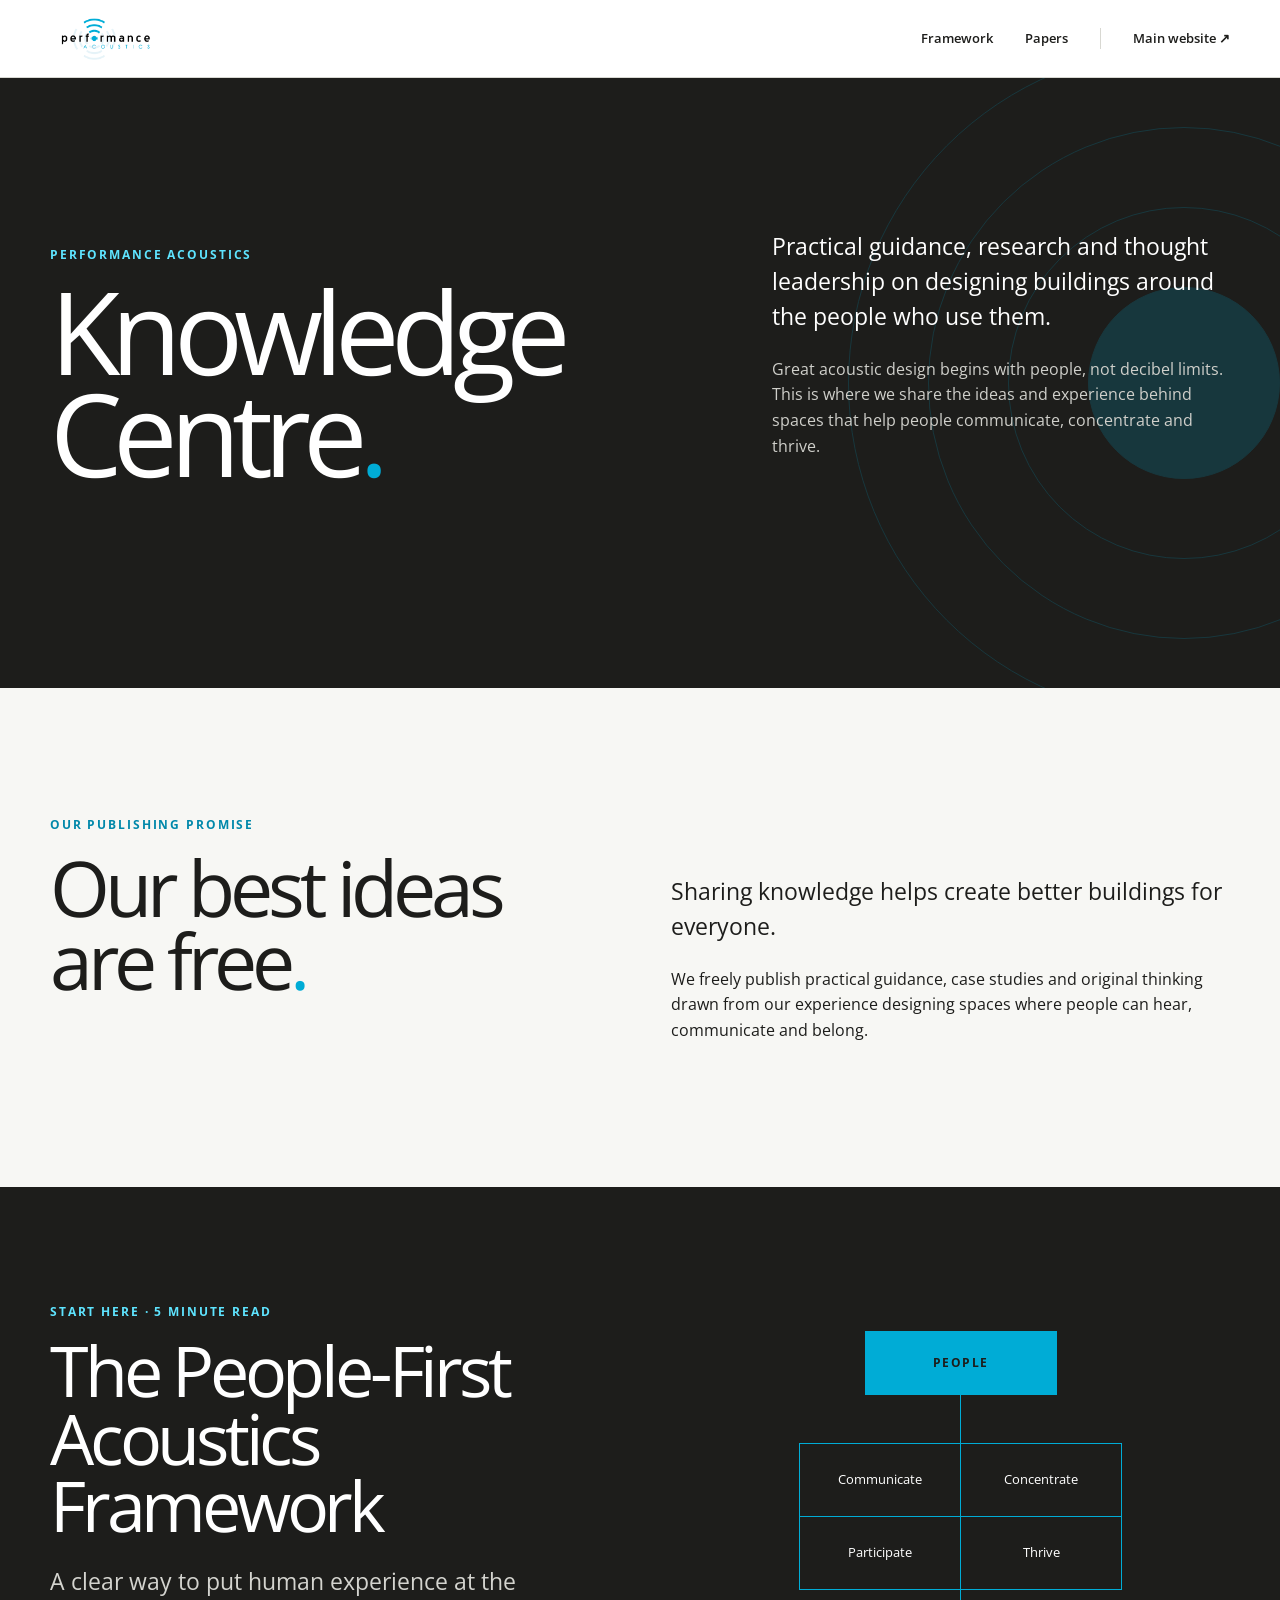
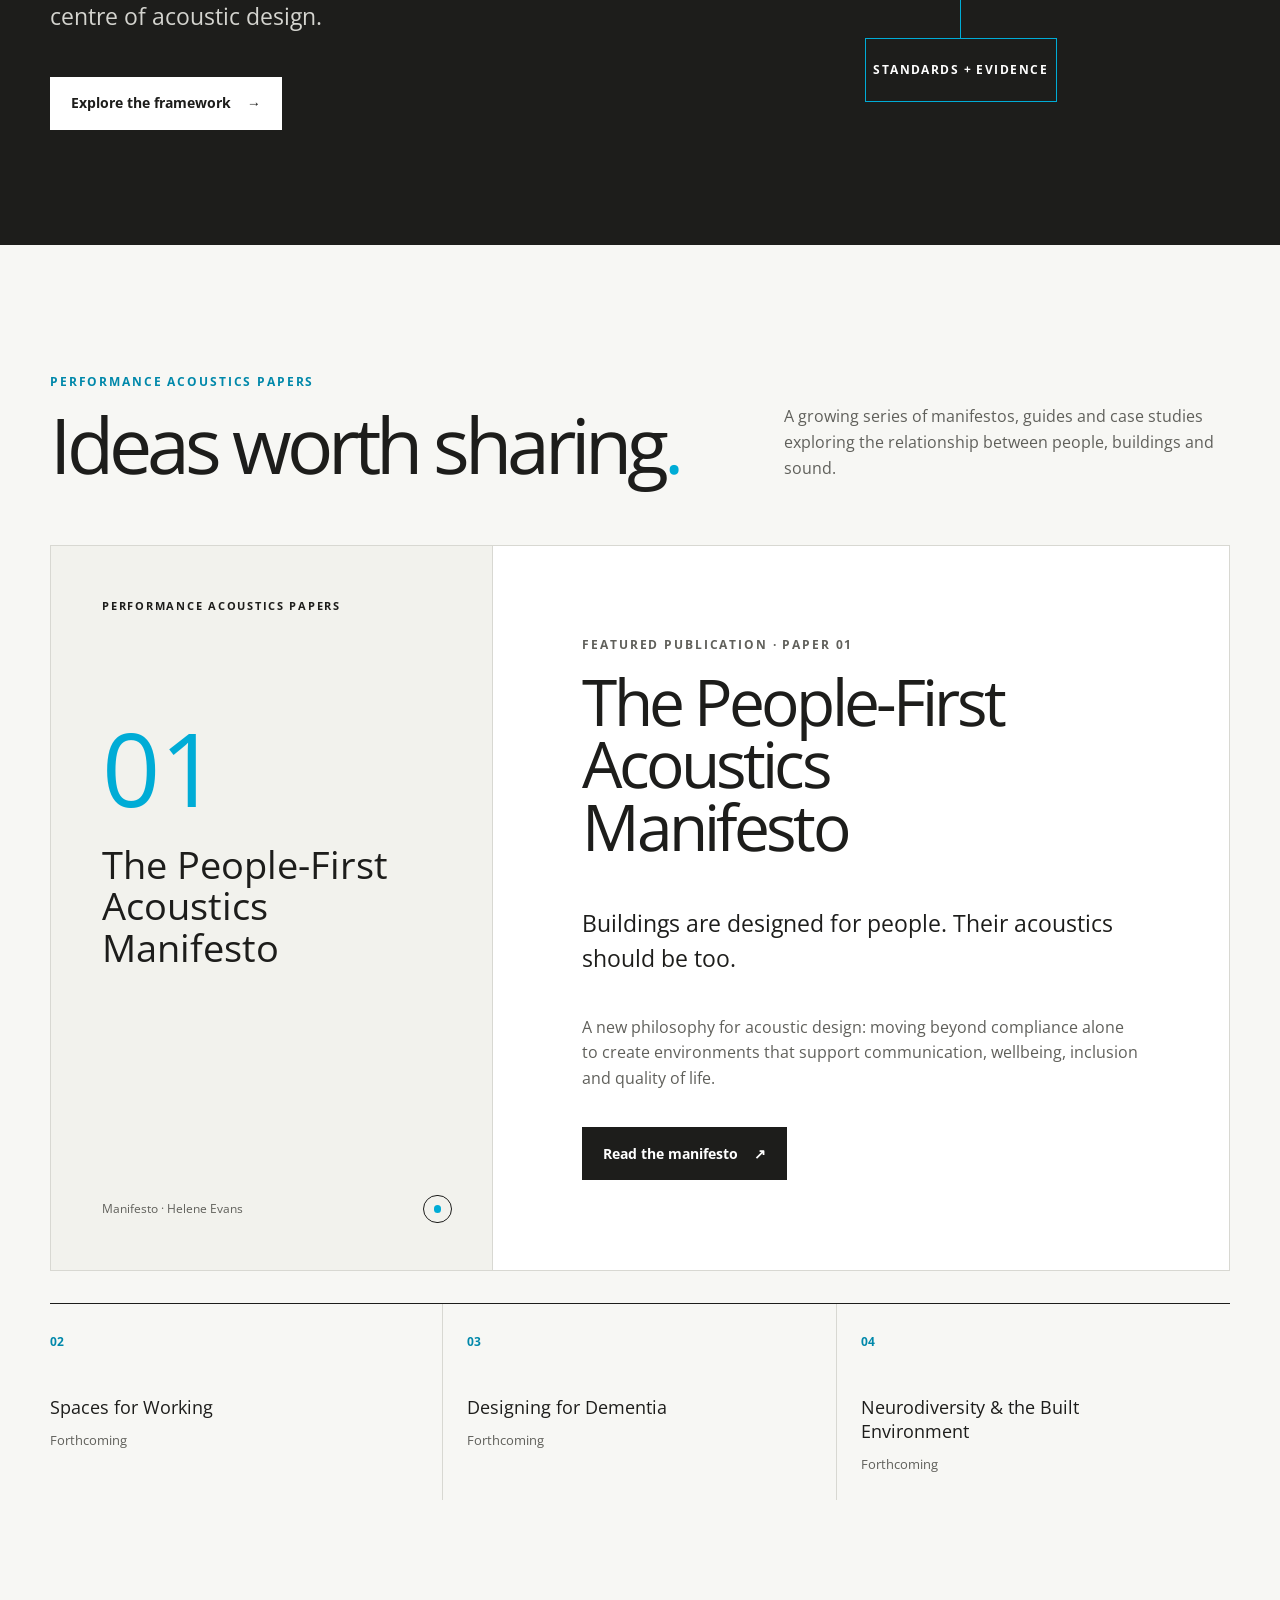
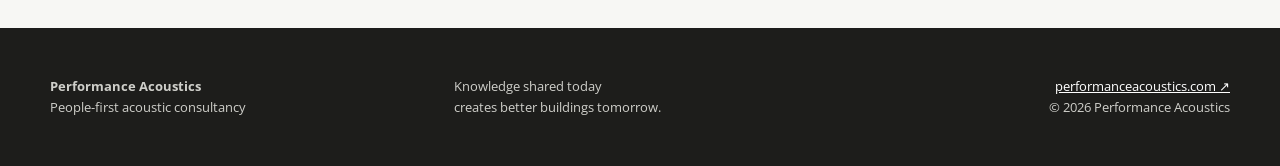
<file: index.html>
<!doctype html>
<html lang="en-GB">
<head>
  <meta charset="utf-8">
  <meta name="viewport" content="width=device-width, initial-scale=1">
  <meta name="description" content="The Performance Acoustics Knowledge Centre: people-first acoustic thinking, publications and practical guidance.">
  <meta name="theme-color" content="#1d1d1b">
  <title>Knowledge Centre | Performance Acoustics</title>
  <link rel="preconnect" href="https://fonts.googleapis.com">
  <link rel="preconnect" href="https://fonts.gstatic.com" crossorigin>
  <link href="https://fonts.googleapis.com/css2?family=Open+Sans:wght@400;500;600;700&display=swap" rel="stylesheet">
  <link rel="stylesheet" href="styles.css">
</head>
<body>
  <a class="skip-link" href="#main">Skip to content</a>
  <header class="site-header">
    <a class="brand" href="/" aria-label="Performance Acoustics Knowledge Centre home">
      <img src="assets/performance-acoustics-logo.png?v=2" alt="Performance Acoustics">
    </a>
    <nav aria-label="Primary navigation">
      <a href="framework/">Framework</a>
      <a href="#papers">Papers</a>
      <a class="external-link" href="https://performanceacoustics.com">Main website <span aria-hidden="true">↗</span></a>
    </nav>
  </header>

  <main id="main">
    <section class="home-hero">
      <div class="hero-grid">
        <div>
          <p class="kicker">Performance Acoustics</p>
          <h1>Knowledge<br>Centre<span class="accent-dot">.</span></h1>
        </div>
        <div class="hero-intro">
          <p class="lead">Practical guidance, research and thought leadership on designing buildings around the people who use them.</p>
          <p>Great acoustic design begins with people, not decibel limits. This is where we share the ideas and experience behind spaces that help people communicate, concentrate and thrive.</p>
        </div>
      </div>
      <div class="sound-rings" aria-hidden="true"><i></i><i></i><i></i><i></i></div>
    </section>

    <section class="statement-section wrap">
      <p class="section-label">Our publishing promise</p>
      <div class="statement-grid">
        <h2>Our best ideas<br>are free<span class="accent-dot">.</span></h2>
        <div>
          <p class="lead">Sharing knowledge helps create better buildings for everyone.</p>
          <p>We freely publish practical guidance, case studies and original thinking drawn from our experience designing spaces where people can hear, communicate and belong.</p>
        </div>
      </div>
    </section>

    <section class="framework-promo section-dark" aria-labelledby="start-title">
      <div class="wrap framework-promo-grid">
        <div>
          <p class="section-label section-label-light">Start here · 5 minute read</p>
          <h2 id="start-title">The People-First<br>Acoustics Framework</h2>
          <p class="lead">A clear way to put human experience at the centre of acoustic design.</p>
          <a class="button button-light" href="framework/">Explore the framework <span aria-hidden="true">→</span></a>
        </div>
        <div class="mini-framework" aria-hidden="true">
          <span class="mini-person">People</span>
          <div class="mini-line"></div>
          <div class="mini-outcomes"><span>Communicate</span><span>Concentrate</span><span>Participate</span><span>Thrive</span></div>
          <div class="mini-line"></div>
          <span class="mini-evidence">Standards + evidence</span>
        </div>
      </div>
    </section>

    <section class="papers-section wrap" id="papers" aria-labelledby="papers-title">
      <div class="section-heading-row">
        <div>
          <p class="section-label">Performance Acoustics Papers</p>
          <h2 id="papers-title">Ideas worth sharing<span class="accent-dot">.</span></h2>
        </div>
        <p>A growing series of manifestos, guides and case studies exploring the relationship between people, buildings and sound.</p>
      </div>

      <article class="paper-card">
        <div class="paper-cover" aria-hidden="true">
          <div class="paper-series">Performance Acoustics Papers</div>
          <div class="paper-number">01</div>
          <div class="paper-cover-title">The People-First<br>Acoustics Manifesto</div>
          <div class="paper-cover-meta">Manifesto · Helene Evans</div>
          <div class="publisher-mark"><i></i></div>
        </div>
        <div class="paper-copy">
          <p class="section-label">Featured publication · Paper 01</p>
          <h3>The People-First Acoustics Manifesto</h3>
          <p class="lead">Buildings are designed for people. Their acoustics should be too.</p>
          <p>A new philosophy for acoustic design: moving beyond compliance alone to create environments that support communication, wellbeing, inclusion and quality of life.</p>
          <a class="button" href="The-People-First-Acoustics-Manifesto.pdf">Read the manifesto <span aria-hidden="true">↗</span></a>
        </div>
      </article>

      <div class="coming-row" aria-label="Forthcoming papers">
        <article><span>02</span><p>Spaces for Working</p><small>Forthcoming</small></article>
        <article><span>03</span><p>Designing for Dementia</p><small>Forthcoming</small></article>
        <article><span>04</span><p>Neurodiversity &amp; the Built Environment</p><small>Forthcoming</small></article>
      </div>
    </section>
  </main>

  <footer class="site-footer">
    <div class="wrap footer-grid">
      <p><strong>Performance Acoustics</strong><br>People-first acoustic consultancy</p>
      <p>Knowledge shared today<br>creates better buildings tomorrow.</p>
      <p><a href="https://performanceacoustics.com">performanceacoustics.com ↗</a><br>© <span id="year">2026</span> Performance Acoustics</p>
    </div>
  </footer>
  <script>document.getElementById('year').textContent = new Date().getFullYear();</script>
</body>
</html>
</file>
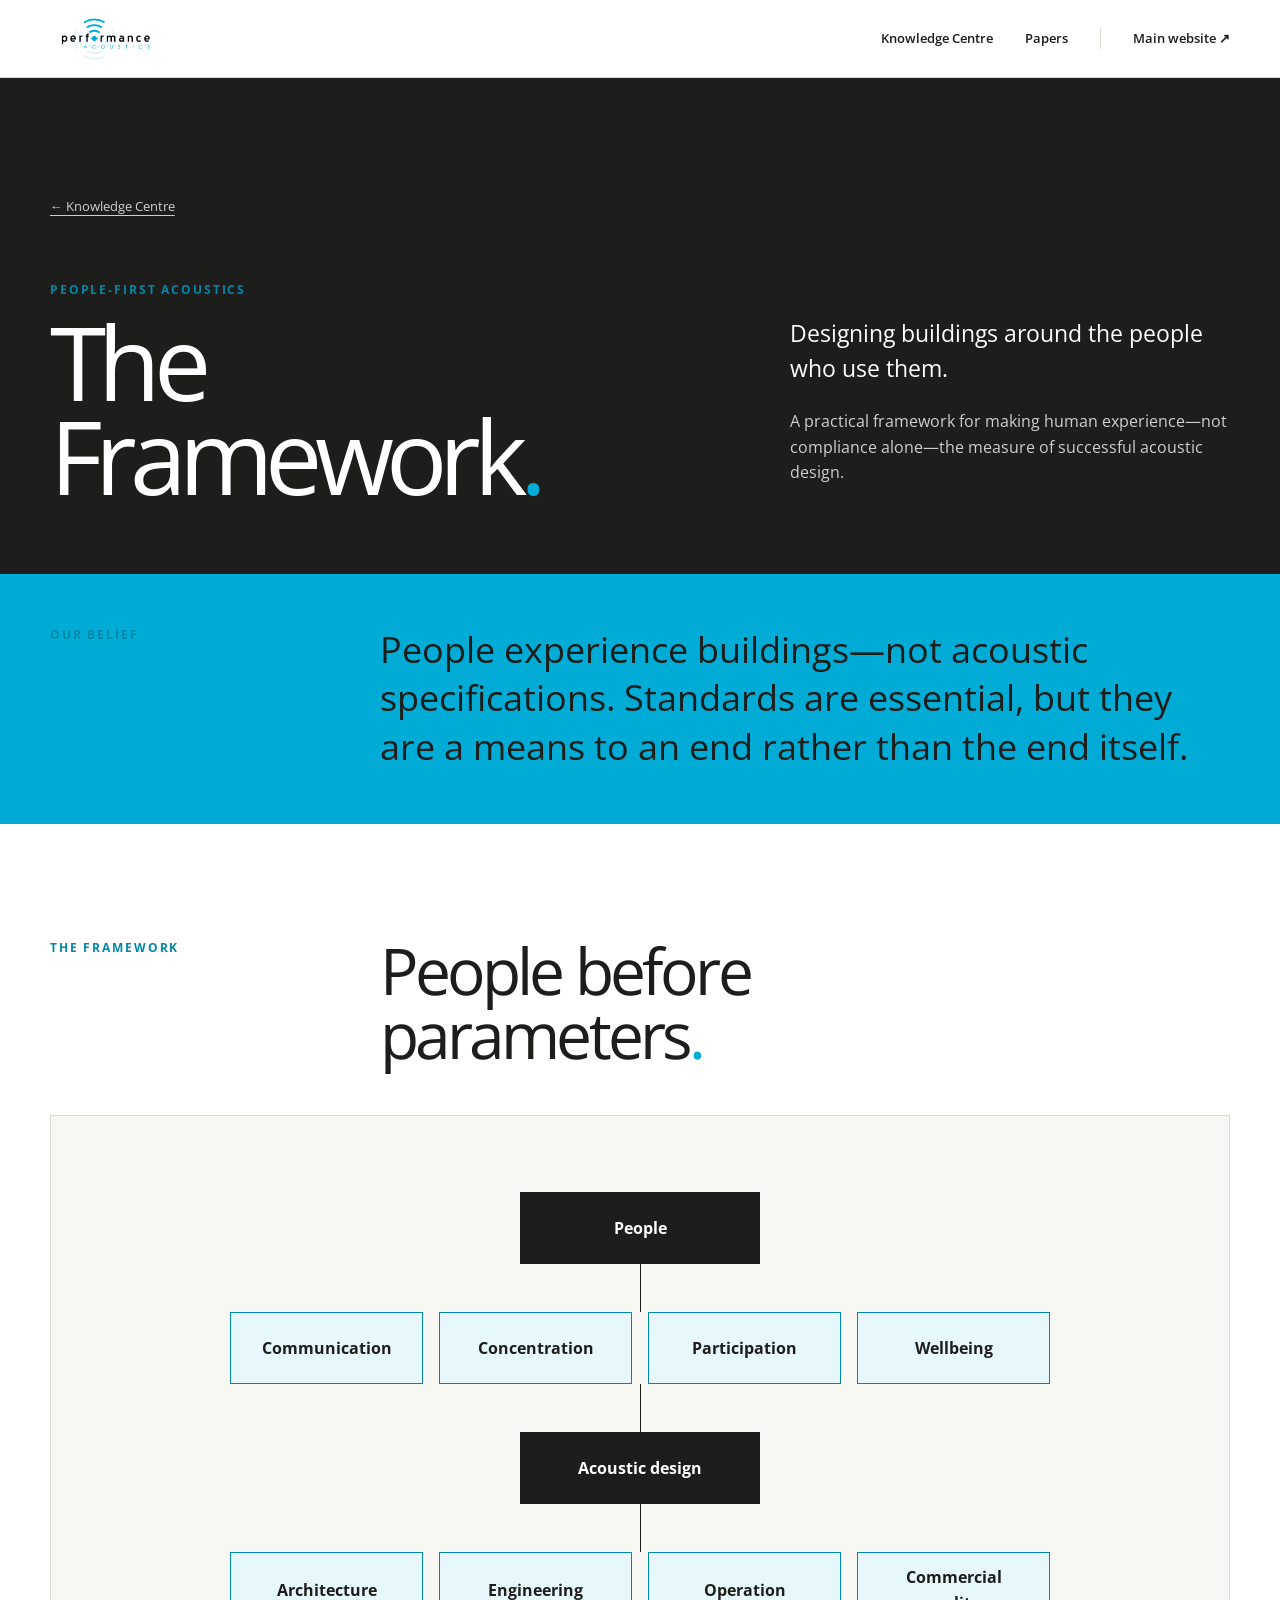
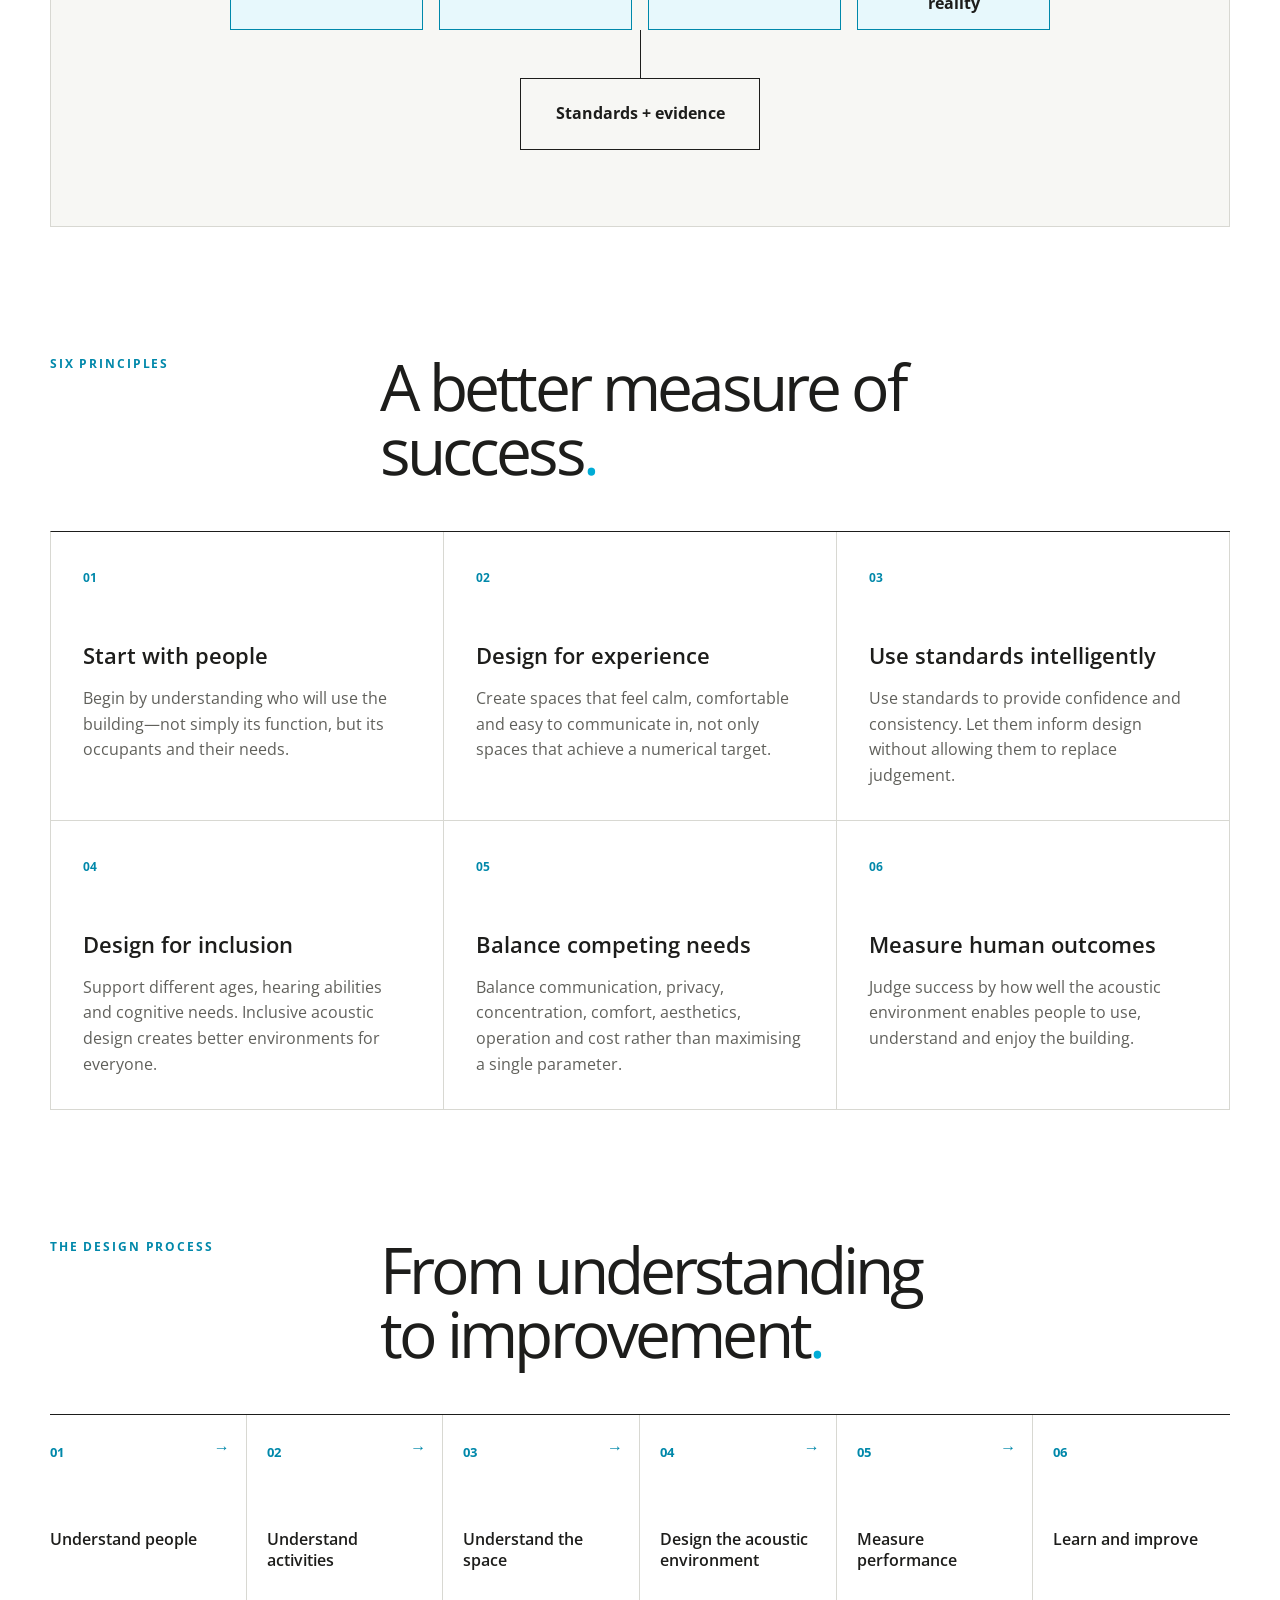
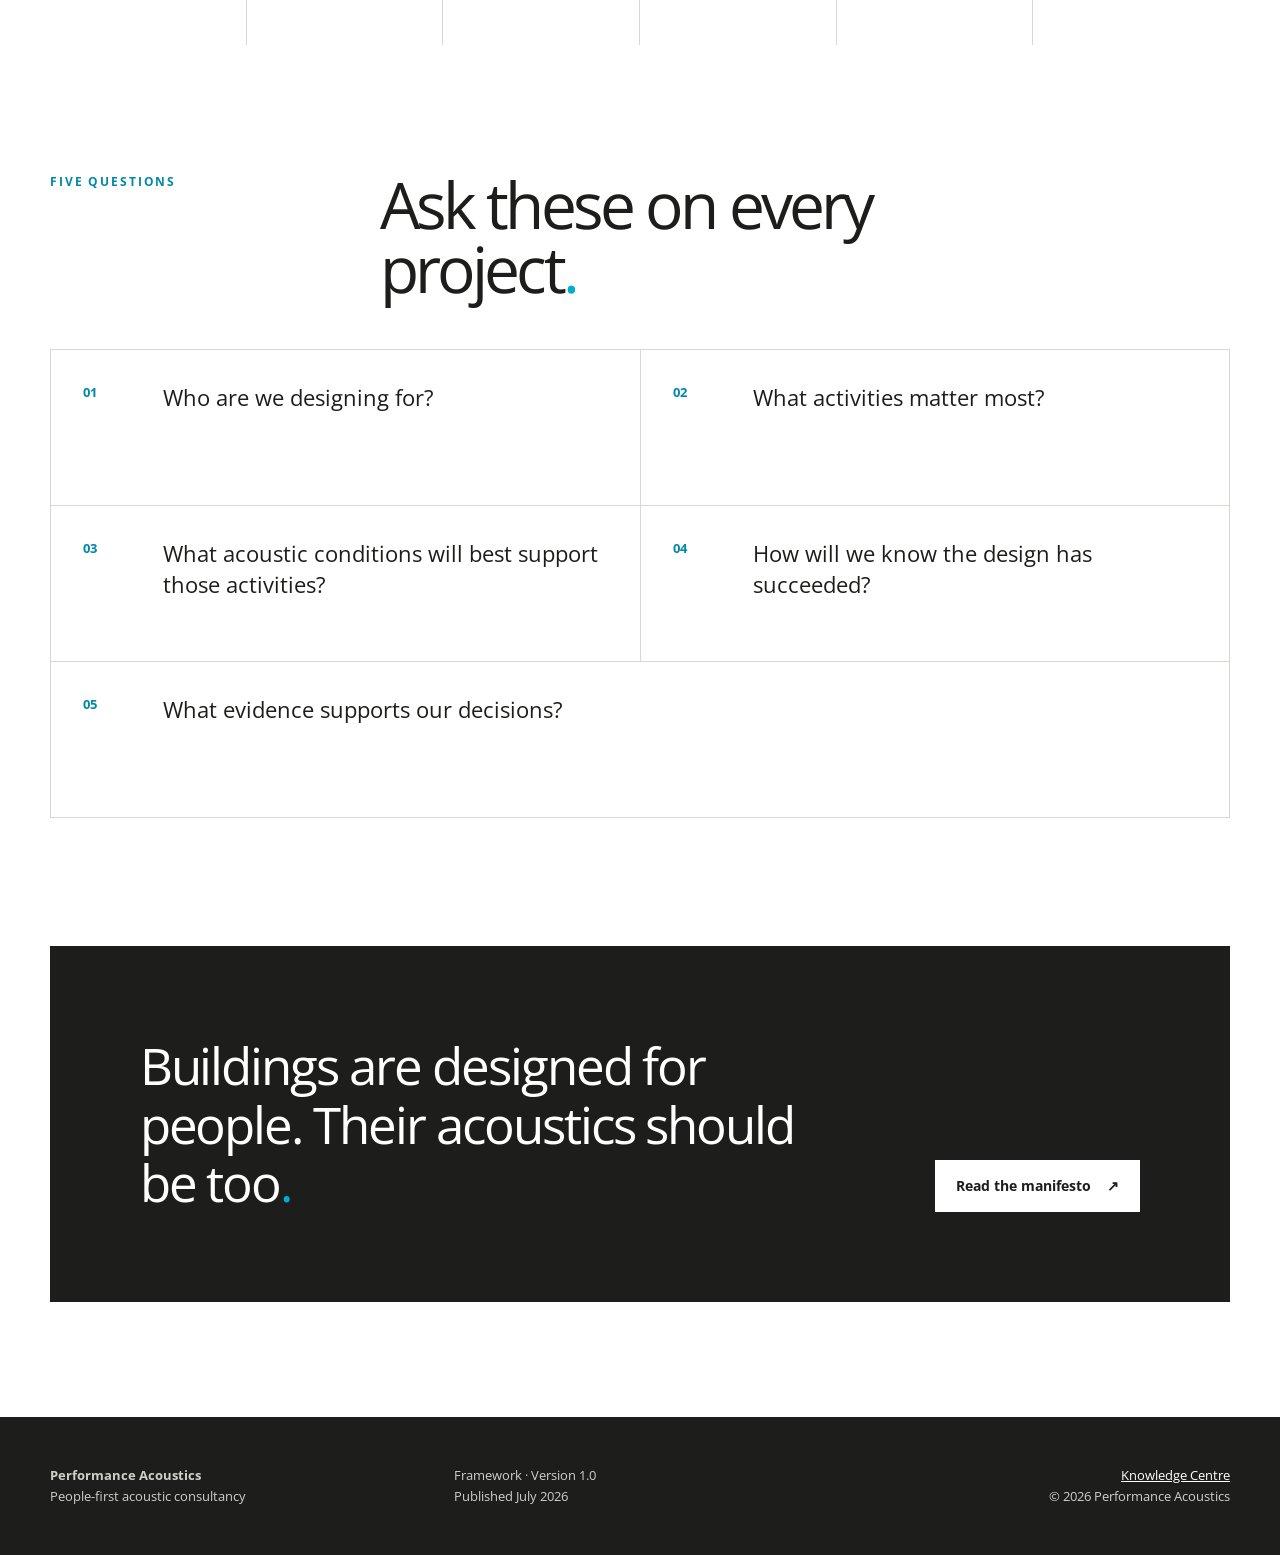
<file: framework/index.html>
<!doctype html>
<html lang="en-GB">
<head>
  <meta charset="utf-8">
  <meta name="viewport" content="width=device-width, initial-scale=1">
  <meta name="description" content="The People-First Acoustics Framework: a practical approach to designing acoustic environments around the people who use them.">
  <meta name="theme-color" content="#1d1d1b">
  <title>The People-First Acoustics Framework | Performance Acoustics</title>
  <link rel="preconnect" href="https://fonts.googleapis.com">
  <link rel="preconnect" href="https://fonts.gstatic.com" crossorigin>
  <link href="https://fonts.googleapis.com/css2?family=Open+Sans:wght@400;500;600;700&display=swap" rel="stylesheet">
  <link rel="stylesheet" href="../styles.css">
</head>
<body class="framework-page">
  <a class="skip-link" href="#main">Skip to content</a>
  <header class="site-header">
    <a class="brand" href="../" aria-label="Performance Acoustics Knowledge Centre home">
      <img src="../assets/performance-acoustics-logo.png?v=2" alt="Performance Acoustics">
    </a>
    <nav aria-label="Primary navigation">
      <a href="../">Knowledge Centre</a>
      <a href="../#papers">Papers</a>
      <a class="external-link" href="https://performanceacoustics.com">Main website <span aria-hidden="true">↗</span></a>
    </nav>
  </header>

  <main id="main">
    <section class="framework-hero">
      <div class="wrap">
        <a class="breadcrumb" href="../">← Knowledge Centre</a>
        <div class="framework-hero-grid">
          <div>
            <p class="kicker">People-First Acoustics</p>
            <h1>The Framework<span class="accent-dot">.</span></h1>
          </div>
          <div class="framework-hero-copy">
            <p class="lead">Designing buildings around the people who use them.</p>
            <p>A practical framework for making human experience—not compliance alone—the measure of successful acoustic design.</p>
          </div>
        </div>
      </div>
    </section>

    <section class="belief-strip" aria-labelledby="belief-title">
      <div class="wrap">
        <p class="section-label" id="belief-title">Our belief</p>
        <p class="lead">People experience buildings—not acoustic specifications. Standards are essential, but they are a means to an end rather than the end itself.</p>
      </div>
    </section>

    <div class="framework-main wrap">
      <section class="framework-section" aria-labelledby="framework-map-title">
        <div class="framework-section-heading">
          <p class="section-label">The framework</p>
          <h2 id="framework-map-title">People before parameters<span class="accent-dot">.</span></h2>
        </div>
        <div class="framework-map" role="img" aria-label="People inform four human outcomes: communication, concentration, participation and wellbeing. Acoustic design aligns architecture, engineering and operation, supported by standards and evidence.">
          <div class="map-node primary">People</div>
          <div class="map-line"></div>
          <div class="map-outcomes">
            <div class="map-node">Communication</div>
            <div class="map-node">Concentration</div>
            <div class="map-node">Participation</div>
            <div class="map-node">Wellbeing</div>
          </div>
          <div class="map-line"></div>
          <div class="map-node primary">Acoustic design</div>
          <div class="map-line"></div>
          <div class="map-outcomes">
            <div class="map-node">Architecture</div>
            <div class="map-node">Engineering</div>
            <div class="map-node">Operation</div>
            <div class="map-node">Commercial reality</div>
          </div>
          <div class="map-line"></div>
          <div class="map-node evidence">Standards + evidence</div>
        </div>
      </section>

      <section class="framework-section" aria-labelledby="principles-title">
        <div class="framework-section-heading">
          <p class="section-label">Six principles</p>
          <h2 id="principles-title">A better measure of success<span class="accent-dot">.</span></h2>
        </div>
        <div class="principles-grid">
          <article class="principle"><span class="principle-number">01</span><h3>Start with people</h3><p>Begin by understanding who will use the building—not simply its function, but its occupants and their needs.</p></article>
          <article class="principle"><span class="principle-number">02</span><h3>Design for experience</h3><p>Create spaces that feel calm, comfortable and easy to communicate in, not only spaces that achieve a numerical target.</p></article>
          <article class="principle"><span class="principle-number">03</span><h3>Use standards intelligently</h3><p>Use standards to provide confidence and consistency. Let them inform design without allowing them to replace judgement.</p></article>
          <article class="principle"><span class="principle-number">04</span><h3>Design for inclusion</h3><p>Support different ages, hearing abilities and cognitive needs. Inclusive acoustic design creates better environments for everyone.</p></article>
          <article class="principle"><span class="principle-number">05</span><h3>Balance competing needs</h3><p>Balance communication, privacy, concentration, comfort, aesthetics, operation and cost rather than maximising a single parameter.</p></article>
          <article class="principle"><span class="principle-number">06</span><h3>Measure human outcomes</h3><p>Judge success by how well the acoustic environment enables people to use, understand and enjoy the building.</p></article>
        </div>
      </section>

      <section class="framework-section" aria-labelledby="process-title">
        <div class="framework-section-heading">
          <p class="section-label">The design process</p>
          <h2 id="process-title">From understanding to improvement<span class="accent-dot">.</span></h2>
        </div>
        <div class="process-list">
          <div class="process-step"><small>01</small><p>Understand people</p></div>
          <div class="process-step"><small>02</small><p>Understand activities</p></div>
          <div class="process-step"><small>03</small><p>Understand the space</p></div>
          <div class="process-step"><small>04</small><p>Design the acoustic environment</p></div>
          <div class="process-step"><small>05</small><p>Measure performance</p></div>
          <div class="process-step"><small>06</small><p>Learn and improve</p></div>
        </div>
      </section>

      <section class="framework-section" aria-labelledby="questions-title">
        <div class="framework-section-heading">
          <p class="section-label">Five questions</p>
          <h2 id="questions-title">Ask these on every project<span class="accent-dot">.</span></h2>
        </div>
        <div class="questions">
          <article class="question"><p>Who are we designing for?</p></article>
          <article class="question"><p>What activities matter most?</p></article>
          <article class="question"><p>What acoustic conditions will best support those activities?</p></article>
          <article class="question"><p>How will we know the design has succeeded?</p></article>
          <article class="question"><p>What evidence supports our decisions?</p></article>
        </div>
      </section>

      <section class="closing-callout">
        <blockquote>Buildings are designed for people. Their acoustics should be too<span class="accent-dot">.</span></blockquote>
        <a class="button button-light" href="../The-People-First-Acoustics-Manifesto.pdf">Read the manifesto <span aria-hidden="true">↗</span></a>
      </section>
    </div>
  </main>

  <footer class="site-footer">
    <div class="wrap footer-grid">
      <p><strong>Performance Acoustics</strong><br>People-first acoustic consultancy</p>
      <p>Framework · Version 1.0<br>Published July 2026</p>
      <p><a href="../">Knowledge Centre</a><br>© <span id="year">2026</span> Performance Acoustics</p>
    </div>
  </footer>
  <script>document.getElementById('year').textContent = new Date().getFullYear();</script>
</body>
</html>
</file>
<file: styles.css>
:root {
  --ink: #1d1d1b;
  --cyan: #00acd6;
  --cyan-dark: #0088aa;
  --paper: #f7f7f4;
  --white: #fff;
  --muted: #60605b;
  --line: #d8d8d2;
  --soft-cyan: #e7f8fc;
  --max: 1180px;
}

* { box-sizing: border-box; }
html { scroll-behavior: smooth; }
body { margin: 0; background: var(--paper); color: var(--ink); font-family: "Open Sans", Arial, sans-serif; line-height: 1.6; -webkit-font-smoothing: antialiased; }
a { color: inherit; }
a:focus-visible { outline: 3px solid var(--cyan); outline-offset: 4px; }
.skip-link { position: fixed; z-index: 20; top: .75rem; left: .75rem; padding: .65rem 1rem; background: var(--white); transform: translateY(-200%); }
.skip-link:focus { transform: none; }
.wrap { width: min(calc(100% - 3rem), var(--max)); margin-inline: auto; }
.accent-dot { color: var(--cyan); }
.kicker, .section-label { margin: 0 0 1rem; color: var(--cyan-dark); font-size: .73rem; font-weight: 700; letter-spacing: .16em; text-transform: uppercase; }
.section-label-light { color: #5ee4ff; }
.lead { font-size: clamp(1.15rem, 2vw, 1.45rem); line-height: 1.5; }

.site-header { display: flex; align-items: center; justify-content: space-between; gap: 2rem; min-height: 78px; padding: 0 max(1.5rem, calc((100vw - var(--max)) / 2)); background: var(--white); border-bottom: 1px solid var(--line); }
.brand { display: inline-flex; align-items: center; text-decoration: none; }
.brand img { display: block; width: auto; height: 60px; }
.site-header nav { display: flex; align-items: center; gap: 2rem; font-size: .84rem; font-weight: 600; }
.site-header nav a { text-decoration: none; }
.site-header nav a:hover { color: var(--cyan-dark); }
.external-link { padding-left: 2rem; border-left: 1px solid var(--line); }

.home-hero { position: relative; overflow: hidden; min-height: 610px; padding: clamp(5rem, 10vw, 9rem) max(1.5rem, calc((100vw - var(--max)) / 2)); background: var(--ink); color: var(--white); }
.hero-grid { position: relative; z-index: 2; display: grid; grid-template-columns: 1.15fr .85fr; align-items: end; gap: clamp(3rem, 8vw, 9rem); }
.home-hero .kicker { color: #5ee4ff; }
.home-hero h1 { margin: 0; font-size: clamp(4rem, 9vw, 8.6rem); font-weight: 400; letter-spacing: -.075em; line-height: .88; }
.hero-intro { max-width: 34rem; padding-bottom: .5rem; color: #cfcfca; }
.hero-intro .lead { color: var(--white); }
.sound-rings { position: absolute; right: -15rem; top: 50%; width: 42rem; height: 42rem; transform: translateY(-50%); opacity: .18; }
.sound-rings i { position: absolute; inset: 0; border: 1px solid var(--cyan); border-radius: 50%; }
.sound-rings i:nth-child(2) { inset: 5rem; }.sound-rings i:nth-child(3) { inset: 10rem; }.sound-rings i:nth-child(4) { inset: 15rem; background: var(--cyan); }

.statement-section, .papers-section { padding-block: clamp(5rem, 10vw, 9rem); }
.statement-grid { display: grid; grid-template-columns: .95fr 1.05fr; gap: clamp(3rem, 9vw, 10rem); align-items: start; }
.statement-grid h2, .section-heading-row h2 { margin: 0; font-size: clamp(3rem, 6vw, 5.8rem); font-weight: 400; letter-spacing: -.065em; line-height: .96; }
.statement-grid > div { max-width: 37rem; }

.section-dark { background: var(--ink); color: var(--white); }
.framework-promo { overflow: hidden; padding-block: clamp(5rem, 9vw, 8rem); }
.framework-promo-grid { display: grid; grid-template-columns: 1fr 1fr; gap: clamp(3rem, 8vw, 8rem); align-items: center; }
.framework-promo h2 { margin: 0 0 1.5rem; font-size: clamp(2.8rem, 5.5vw, 5.1rem); font-weight: 400; letter-spacing: -.06em; line-height: .96; }
.framework-promo .lead { max-width: 34rem; color: #d4d4cf; }
.button { display: inline-flex; align-items: center; gap: 1rem; margin-top: 1.25rem; padding: .9rem 1.25rem; border: 1px solid var(--ink); background: var(--ink); color: var(--white); font-size: .86rem; font-weight: 700; text-decoration: none; transition: .18s ease; }
.button:hover { background: var(--cyan); border-color: var(--cyan); color: var(--ink); }
.button-light { border-color: var(--white); background: var(--white); color: var(--ink); }
.mini-framework { display: flex; flex-direction: column; align-items: center; min-height: 390px; justify-content: center; }
.mini-person, .mini-evidence { display: grid; place-items: center; min-width: 12rem; min-height: 4rem; border: 1px solid var(--cyan); font-weight: 700; text-transform: uppercase; letter-spacing: .12em; font-size: .75rem; }
.mini-person { background: var(--cyan); color: var(--ink); }
.mini-line { width: 1px; height: 3rem; background: var(--cyan); }
.mini-outcomes { display: grid; grid-template-columns: 1fr 1fr; gap: 1px; background: var(--cyan); border: 1px solid var(--cyan); }
.mini-outcomes span { display: grid; min-width: 10rem; min-height: 4.5rem; place-items: center; padding: .5rem; background: var(--ink); font-size: .8rem; }

.section-heading-row { display: grid; grid-template-columns: 1fr .65fr; align-items: end; gap: 3rem; margin-bottom: 4rem; }
.section-heading-row > p { margin: 0; color: var(--muted); }
.paper-card { display: grid; grid-template-columns: .75fr 1.25fr; min-height: 610px; background: var(--white); border: 1px solid var(--line); }
.paper-cover { position: relative; display: flex; flex-direction: column; min-height: 100%; padding: clamp(2rem, 4vw, 3.5rem); background: #f2f2ed; border-right: 1px solid var(--line); }
.paper-series { font-size: .68rem; font-weight: 700; letter-spacing: .16em; text-transform: uppercase; }
.paper-number { margin-top: clamp(4rem, 8vw, 7rem); color: var(--cyan); font-size: clamp(4rem, 8vw, 7rem); font-weight: 400; line-height: 1; }
.paper-cover-title { margin-top: 1.5rem; font-size: clamp(1.6rem, 3vw, 2.6rem); line-height: 1.08; }
.paper-cover-meta { margin-top: auto; color: var(--muted); font-size: .75rem; }
.publisher-mark { position: absolute; right: 2.5rem; bottom: 2.9rem; display: grid; width: 1.8rem; height: 1.8rem; place-items: center; border: 1px solid var(--ink); border-radius: 50%; }
.publisher-mark i { width: .45rem; height: .45rem; background: var(--cyan); border-radius: 50%; }
.paper-copy { display: flex; flex-direction: column; align-items: flex-start; justify-content: center; padding: clamp(2.5rem, 7vw, 7rem); }
.paper-copy h3 { max-width: 12ch; margin: 0 0 1.5rem; font-size: clamp(2.4rem, 5vw, 4.8rem); font-weight: 400; letter-spacing: -.06em; line-height: .98; }
.paper-copy p { max-width: 39rem; color: var(--muted); }
.paper-copy .lead { color: var(--ink); }
.coming-row { display: grid; grid-template-columns: repeat(3, 1fr); margin-top: 2rem; border-top: 1px solid var(--ink); }
.coming-row article { min-height: 180px; padding: 1.5rem 1.5rem 1.5rem 0; border-right: 1px solid var(--line); }
.coming-row article + article { padding-left: 1.5rem; }
.coming-row article:last-child { border-right: 0; }
.coming-row span { color: var(--cyan-dark); font-size: .78rem; font-weight: 700; }
.coming-row p { max-width: 16rem; margin: 2.6rem 0 .5rem; font-size: 1.15rem; line-height: 1.3; }
.coming-row small { color: var(--muted); }

.site-footer { padding-block: 3rem; background: var(--ink); color: #cfcfca; font-size: .82rem; }
.footer-grid { display: grid; grid-template-columns: 1fr 1fr 1fr; gap: 2rem; }
.footer-grid p { margin: 0; }.footer-grid p:last-child { text-align: right; }.footer-grid a { color: var(--white); }

/* Framework */
.framework-page { background: var(--white); }
.framework-hero { padding: clamp(4.5rem, 9vw, 8rem) 0 4.5rem; background: var(--ink); color: var(--white); }
.breadcrumb { display: inline-block; margin-bottom: 4rem; color: #cfcfca; font-size: .8rem; text-underline-offset: .3em; }
.framework-hero-grid { display: grid; grid-template-columns: 1.2fr .8fr; gap: 5rem; align-items: end; }
.framework-hero h1 { max-width: 12ch; margin: 0; font-size: clamp(3.6rem, 8vw, 7.8rem); font-weight: 400; letter-spacing: -.075em; line-height: .91; }
.framework-hero-copy { max-width: 31rem; color: #cfcfca; }
.framework-hero-copy .lead { color: var(--white); }
.belief-strip { padding-block: 3.25rem; background: var(--cyan); color: var(--ink); }
.belief-strip .wrap { display: grid; grid-template-columns: .35fr 1fr; gap: 2rem; align-items: start; }
.belief-strip p { margin: 0; }.belief-strip .lead { max-width: 54rem; font-size: clamp(1.4rem, 3vw, 2.25rem); line-height: 1.35; }
.framework-main { padding-block: clamp(4.5rem, 9vw, 8rem); }
.framework-section { margin-bottom: clamp(5rem, 10vw, 9rem); }
.framework-section-heading { display: grid; grid-template-columns: .35fr 1fr; gap: 2rem; margin-bottom: 3rem; }
.framework-section-heading h2 { max-width: 16ch; margin: 0; font-size: clamp(2.6rem, 5vw, 4.8rem); font-weight: 400; letter-spacing: -.06em; line-height: 1; }
.framework-map { display: grid; justify-items: center; padding: clamp(2rem, 6vw, 5rem); border: 1px solid var(--line); background: var(--paper); }
.map-node { display: grid; min-height: 4.5rem; place-items: center; padding: .75rem 1.5rem; border: 1px solid var(--ink); text-align: center; font-weight: 700; }
.map-node.primary { min-width: 15rem; background: var(--ink); color: var(--white); }
.map-node.evidence { min-width: 15rem; }
.map-line { width: 1px; height: 3rem; background: var(--ink); }
.map-outcomes { display: grid; grid-template-columns: repeat(4, 1fr); width: 100%; max-width: 820px; gap: 1rem; }
.map-outcomes .map-node { border-color: var(--cyan-dark); background: var(--soft-cyan); }
.principles-grid { display: grid; grid-template-columns: repeat(3, 1fr); border-top: 1px solid var(--ink); border-left: 1px solid var(--line); }
.principle { min-height: 270px; padding: 2rem; border-right: 1px solid var(--line); border-bottom: 1px solid var(--line); }
.principle-number { color: var(--cyan-dark); font-size: .75rem; font-weight: 700; }
.principle h3 { margin: 3rem 0 .75rem; font-size: 1.4rem; font-weight: 600; }
.principle p { margin: 0; color: var(--muted); }
.process-list { display: grid; grid-template-columns: repeat(6, 1fr); border-top: 1px solid var(--ink); }
.process-step { position: relative; min-height: 230px; padding: 1.5rem 1.25rem 1.5rem 0; border-right: 1px solid var(--line); }
.process-step + .process-step { padding-left: 1.25rem; }
.process-step:last-child { border-right: 0; }
.process-step small { color: var(--cyan-dark); font-weight: 700; }
.process-step p { margin: 4rem 0 0; font-weight: 600; line-height: 1.35; }
.process-step:not(:last-child)::after { content: "→"; position: absolute; top: 1.25rem; right: 1rem; color: var(--cyan-dark); }
.questions { counter-reset: question; display: grid; grid-template-columns: 1fr 1fr; gap: 1px; background: var(--line); border: 1px solid var(--line); }
.question { counter-increment: question; display: grid; grid-template-columns: 4rem 1fr; gap: 1rem; min-height: 155px; padding: 2rem; background: var(--white); align-items: start; }
.question::before { content: "0" counter(question); color: var(--cyan-dark); font-size: .8rem; font-weight: 700; }
.question p { margin: 0; font-size: clamp(1.1rem, 2vw, 1.4rem); line-height: 1.4; }
.question:last-child { grid-column: 1 / -1; }
.closing-callout { display: grid; grid-template-columns: 1fr .4fr; gap: 4rem; padding: clamp(3rem, 7vw, 6rem); background: var(--ink); color: var(--white); align-items: end; }
.closing-callout blockquote { margin: 0; font-size: clamp(2rem, 4vw, 4rem); line-height: 1.15; letter-spacing: -.04em; }
.closing-callout .button { justify-self: end; }

@media (max-width: 820px) {
  .site-header { align-items: flex-start; flex-direction: column; padding-block: 1.2rem; }
  .site-header nav { width: 100%; gap: 1.2rem; }.external-link { margin-left: auto; padding-left: 1.2rem; }
  .hero-grid, .statement-grid, .framework-promo-grid, .section-heading-row, .paper-card, .framework-hero-grid, .belief-strip .wrap, .framework-section-heading, .closing-callout { grid-template-columns: 1fr; }
  .home-hero { min-height: 560px; }.sound-rings { right: -26rem; }
  .mini-framework { min-height: 330px; }
  .paper-cover { min-height: 570px; border-right: 0; border-bottom: 1px solid var(--line); }
  .principles-grid { grid-template-columns: 1fr 1fr; }
  .process-list { grid-template-columns: 1fr 1fr; }
  .process-step { border-bottom: 1px solid var(--line); }
  .map-outcomes { grid-template-columns: 1fr 1fr; }
  .closing-callout .button { justify-self: start; }
}

@media (max-width: 560px) {
  .wrap { width: min(calc(100% - 2rem), var(--max)); }
  .site-header nav { flex-wrap: wrap; }.external-link { width: 100%; margin-left: 0; padding: .75rem 0 0; border-left: 0; border-top: 1px solid var(--line); }
  .brand img { height: 52px; }
  .home-hero h1 { font-size: 3.7rem; }
  .coming-row, .footer-grid, .principles-grid, .process-list, .questions { grid-template-columns: 1fr; }
  .coming-row article { min-height: auto; padding: 1.5rem 0; border-right: 0; border-bottom: 1px solid var(--line); }.coming-row article + article { padding-left: 0; }
  .footer-grid p:last-child { text-align: left; }
  .mini-outcomes { grid-template-columns: 1fr; }
  .mini-outcomes span { min-width: 13rem; }
  .map-outcomes { grid-template-columns: 1fr; }
  .question:last-child { grid-column: auto; }
}

@media (prefers-reduced-motion: reduce) { html { scroll-behavior: auto; } *, *::before, *::after { transition: none !important; } }
@media print { .site-header, .site-footer, .button, .breadcrumb { display: none; } .framework-hero, .belief-strip, .closing-callout { print-color-adjust: exact; -webkit-print-color-adjust: exact; } }
</file>
